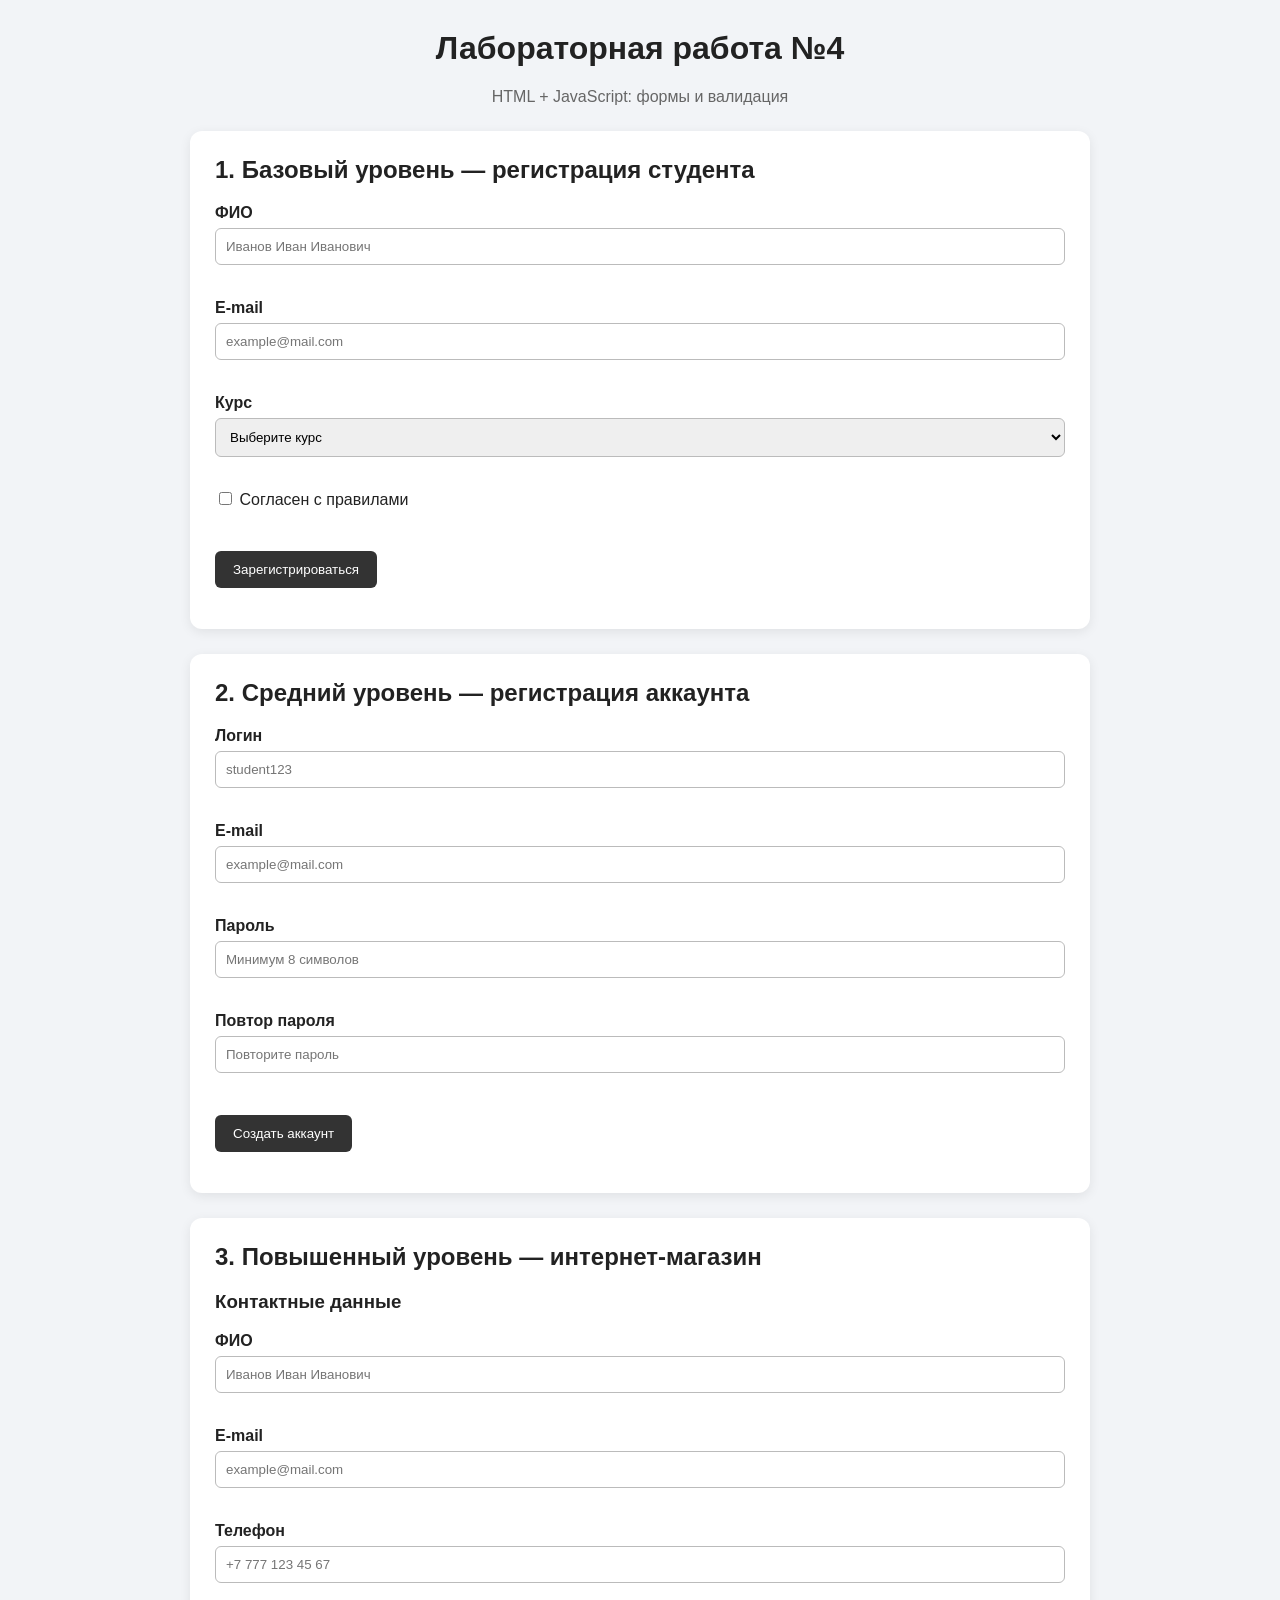
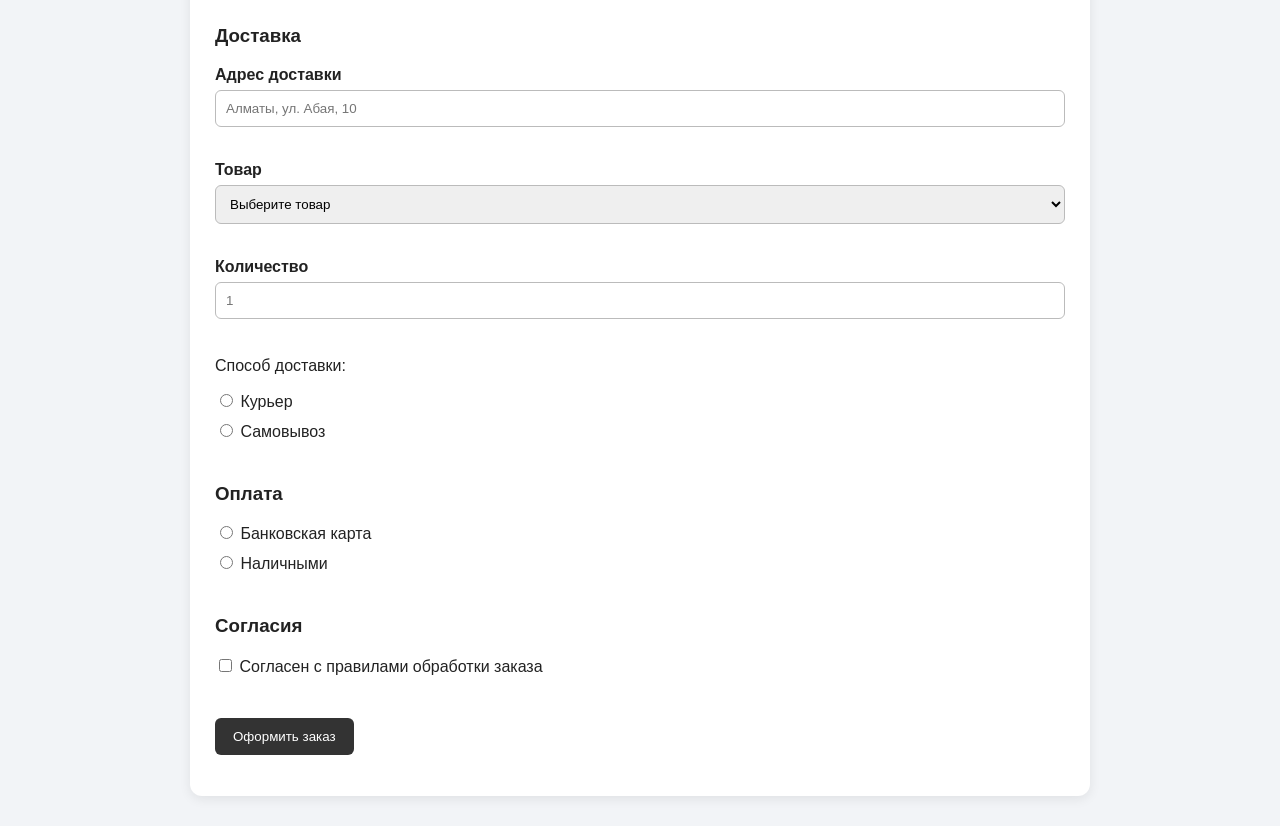
<file: Lab 4/index.html>
<!DOCTYPE html>
<html lang="ru">
<head>
    <meta charset="UTF-8">
    <meta name="viewport" content="width=device-width, initial-scale=1.0">
    <title>Лабораторная работа №4</title>
    <link rel="stylesheet" href="style.css">
</head>
<body>
<div class="container">
    <h1>Лабораторная работа №4</h1>
    <p class="subtitle">HTML + JavaScript: формы и валидация</p>

    <section>
        <h2>1. Базовый уровень — регистрация студента</h2>
        <form id="studentForm" novalidate>
            <label for="studentName">ФИО</label>
            <input id="studentName" type="text" placeholder="Иванов Иван Иванович">
            <small id="studentNameError" class="error"></small>

            <label for="studentEmail">E-mail</label>
            <input id="studentEmail" type="email" placeholder="example@mail.com">
            <small id="studentEmailError" class="error"></small>

            <label for="studentCourse">Курс</label>
            <select id="studentCourse">
                <option value="">Выберите курс</option>
                <option value="1">1 курс</option>
                <option value="2">2 курс</option>
                <option value="3">3 курс</option>
                <option value="4">4 курс</option>
            </select>
            <small id="studentCourseError" class="error"></small>

            <label class="checkbox">
                <input id="studentAgree" type="checkbox">
                Согласен с правилами
            </label>
            <small id="studentAgreeError" class="error"></small>

            <button type="submit">Зарегистрироваться</button>
        </form>
        <p id="studentMessage" class="success"></p>
    </section>

    <section>
        <h2>2. Средний уровень — регистрация аккаунта</h2>
        <form id="accountForm" novalidate>
            <label for="login">Логин</label>
            <input id="login" type="text" placeholder="student123">
            <small id="loginError" class="error"></small>

            <label for="accountEmail">E-mail</label>
            <input id="accountEmail" type="email" placeholder="example@mail.com">
            <small id="accountEmailError" class="error"></small>

            <label for="password">Пароль</label>
            <input id="password" type="password" placeholder="Минимум 8 символов">
            <small id="passwordError" class="error"></small>

            <label for="passwordRepeat">Повтор пароля</label>
            <input id="passwordRepeat" type="password" placeholder="Повторите пароль">
            <small id="passwordRepeatError" class="error"></small>

            <button type="submit">Создать аккаунт</button>
        </form>
        <p id="accountMessage" class="success"></p>
    </section>

    <section>
        <h2>3. Повышенный уровень — интернет-магазин</h2>
        <form id="shopForm" novalidate>
            <h3>Контактные данные</h3>

            <label for="shopName">ФИО</label>
            <input id="shopName" type="text" placeholder="Иванов Иван Иванович">
            <small id="shopNameError" class="error"></small>

            <label for="shopEmail">E-mail</label>
            <input id="shopEmail" type="email" placeholder="example@mail.com">
            <small id="shopEmailError" class="error"></small>

            <label for="shopPhone">Телефон</label>
            <input id="shopPhone" type="text" placeholder="+7 777 123 45 67">
            <small id="shopPhoneError" class="error"></small>

            <h3>Доставка</h3>

            <label for="address">Адрес доставки</label>
            <input id="address" type="text" placeholder="Алматы, ул. Абая, 10">
            <small id="addressError" class="error"></small>

            <label for="product">Товар</label>
            <select id="product">
                <option value="">Выберите товар</option>
                <option value="Ноутбук">Ноутбук</option>
                <option value="Клавиатура">Клавиатура</option>
                <option value="Мышь">Мышь</option>
                <option value="Наушники">Наушники</option>
            </select>
            <small id="productError" class="error"></small>

            <label for="quantity">Количество</label>
            <input id="quantity" type="number" min="1" placeholder="1">
            <small id="quantityError" class="error"></small>

            <p>Способ доставки:</p>
            <label class="radio">
                <input type="radio" name="delivery" value="Курьер">
                Курьер
            </label>
            <label class="radio">
                <input type="radio" name="delivery" value="Самовывоз">
                Самовывоз
            </label>
            <small id="deliveryError" class="error"></small>

            <h3>Оплата</h3>

            <label class="radio">
                <input type="radio" name="payment" value="Банковская карта">
                Банковская карта
            </label>
            <label class="radio">
                <input type="radio" name="payment" value="Наличными">
                Наличными
            </label>
            <small id="paymentError" class="error"></small>

            <h3>Согласия</h3>
            <label class="checkbox">
                <input id="shopAgree" type="checkbox">
                Согласен с правилами обработки заказа
            </label>
            <small id="shopAgreeError" class="error"></small>

            <button type="submit">Оформить заказ</button>
        </form>
        <p id="shopMessage" class="success"></p>
    </section>
</div>

<script src="script.js"></script>
</body>
</html>
</file>
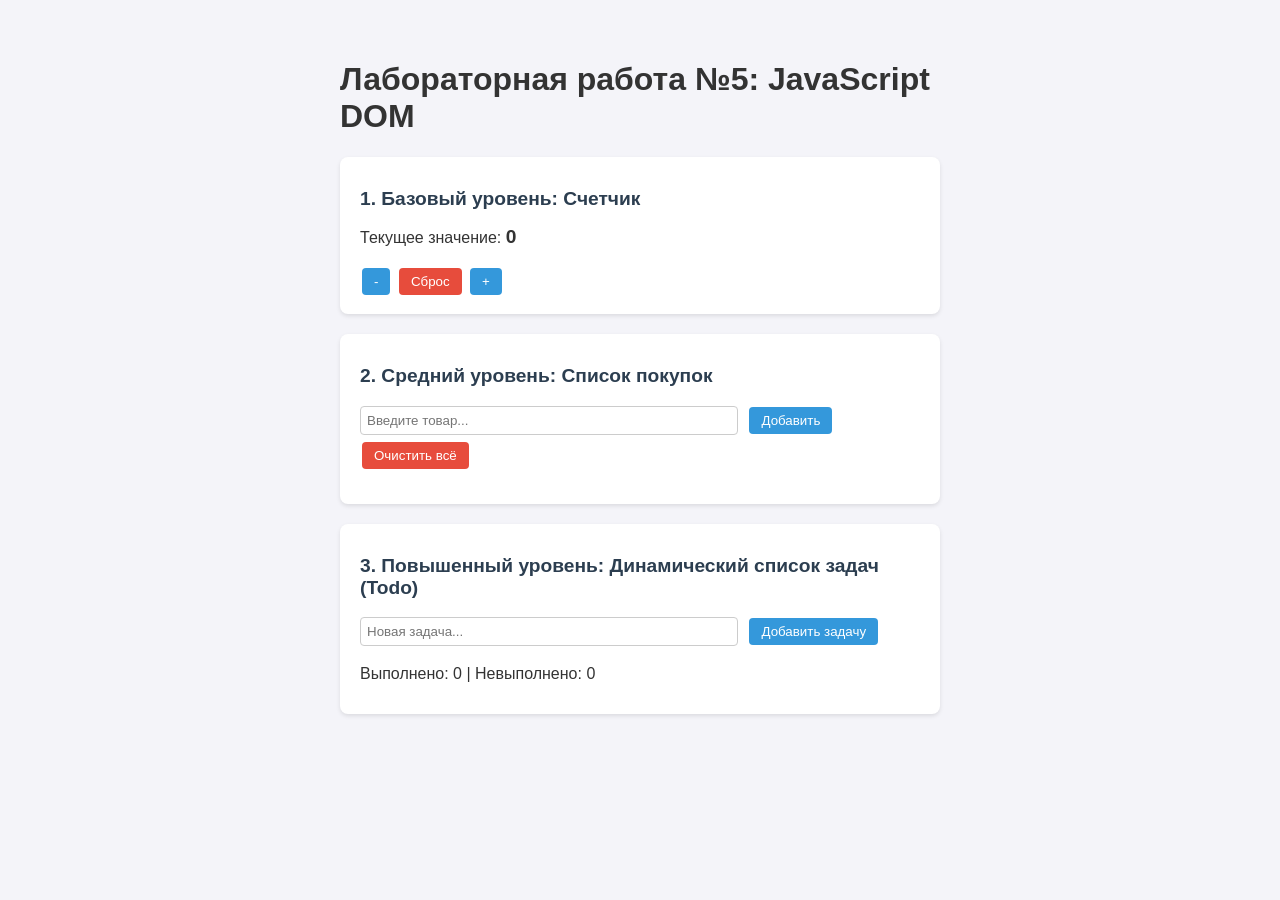
<file: Lab 5/index.html>
<!DOCTYPE html>
<html lang="ru">
<head>
    <meta charset="UTF-8">
    <meta name="viewport" content="width=device-width, initial-scale=1.0">
    <title>Лабораторная работа №5 - JavaScript DOM</title>
    <style>
        body {
            font-family: Arial, sans-serif;
            max-width: 600px;
            margin: 20px auto;
            padding: 20px;
            background-color: #f4f4f9;
            color: #333;
        }
        section {
            background: #fff;
            padding: 15px 20px;
            margin-bottom: 20px;
            border-radius: 8px;
            box-shadow: 0 2px 4px rgba(0,0,0,0.1);
        }
        h2 { font-size: 1.2em; color: #2c3e50; }
        button {
            padding: 6px 12px;
            margin: 4px 2px;
            cursor: pointer;
            border: none;
            background-color: #3498db;
            color: white;
            border-radius: 4px;
        }
        button:hover { background-color: #2980b9; }
        .danger-btn { background-color: #e74c3c; }
        .danger-btn:hover { background-color: #c0392b; }
        input[type="text"] {
            padding: 6px;
            width: 65%;
            margin-right: 5px;
            border: 1px solid #ccc;
            border-radius: 4px;
        }
        ul { padding-left: 20px; }
        .completed { text-decoration: line-through; color: #888; }
        .task-item { display: flex; justify-content: space-between; align-items: center; margin-bottom: 6px; }
    </style>
</head>
<body>

    <h1>Лабораторная работа №5: JavaScript DOM</h1>


    

    
    <section>
        <h2>1. Базовый уровень: Счетчик</h2>
        <p>Текущее значение: <span id="counter-value" style="font-weight: bold; font-size: 1.2em;">0</span></p>
        <button id="btn-decrease">-</button>
        <button id="btn-reset" class="danger-btn">Сброс</button>
        <button id="btn-increase">+</button>
    </section>

    


    <section>
        <h2>2. Средний уровень: Список покупок</h2>
        <div>
            <input type="text" id="purchase-input" placeholder="Введите товар...">
            <button id="btn-add-purchase">Добавить</button>
            <button id="btn-clear-purchase" class="danger-btn">Очистить всё</button>
        </div>
        <ul id="purchase-list"></ul>
    </section>

    
    


    <section>
        <h2>3. Повышенный уровень: Динамический список задач (Todo)</h2>
        <div>
            <input type="text" id="task-input" placeholder="Новая задача...">
            <button id="btn-add-task">Добавить задачу</button>
        </div>
        <p>
            Выполнено: <span id="completed-count">0</span> | 
            Невыполнено: <span id="uncompleted-count">0</span>
        </p>
        <ul id="task-list" style="list-style-type: none; padding: 0;"></ul>
    </section>

    <!-- Весь JavaScript код внутри одного файла -->
    <script>





        const counterValueSpan = document.querySelector("#counter-value");
        const btnDecrease = document.querySelector("#btn-decrease");
        const btnReset = document.querySelector("#btn-reset");
        const btnIncrease = document.querySelector("#btn-increase");

        let count = localStorage.getItem("counterCount") ? parseInt(localStorage.getItem("counterCount")) : 0;
        updateCounterDOM();

        function updateCounterDOM() {
            counterValueSpan.textContent = count;
            localStorage.setItem("counterCount", count);
        }

        btnIncrease.addEventListener("click", () => {
            count++;
            updateCounterDOM();
        });

        btnDecrease.addEventListener("click", () => {
            count--;
            updateCounterDOM();
        });

        btnReset.addEventListener("click", () => {
            count = 0;
            updateCounterDOM();
        });






        const purchaseInput = document.querySelector("#purchase-input");
        const btnAddPurchase = document.querySelector("#btn-add-purchase");
        const btnClearPurchase = document.querySelector("#btn-clear-purchase");
        const purchaseList = document.querySelector("#purchase-list");

        let purchases = JSON.parse(localStorage.getItem("purchasesList")) || [];
        renderPurchases();

        function renderPurchases() {
            purchaseList.innerHTML = "";
            purchases.forEach((item, index) => {
                const li = document.createElement("li");
                li.textContent = `${index + 1}. ${item}`;
                purchaseList.appendChild(li);
            });
            localStorage.setItem("purchasesList", JSON.stringify(purchases));
        }

        btnAddPurchase.addEventListener("click", () => {
            const text = purchaseInput.value.trim();
            if (text !== "") {
                purchases.push(text);
                purchaseInput.value = "";
                renderPurchases();
            } else {
                alert("Поле ввода не должно быть пустым!");
            }
        });

        btnClearPurchase.addEventListener("click", () => {
            purchases = [];
            renderPurchases();
        });



        



        const taskInput = document.querySelector("#task-input");
        const btnAddTask = document.querySelector("#btn-add-task");
        const taskList = document.querySelector("#task-list");
        const completedCountSpan = document.querySelector("#completed-count");
        const uncompletedCountSpan = document.querySelector("#uncompleted-count");

        let tasks = JSON.parse(localStorage.getItem("todoTasks")) || [];
        renderTasks();

        function renderTasks() {
            taskList.innerHTML = "";
            let completedCount = 0;
            let uncompletedCount = 0;

            tasks.forEach((task, index) => {
                if (task.completed) {
                    completedCount++;
                } else {
                    uncompletedCount++;
                }

                const li = document.createElement("li");
                li.className = "task-item";

                const span = document.createElement("span");
                span.textContent = task.text;
                if (task.completed) {
                    span.classList.add("completed");
                }

                const btnContainer = document.createElement("div");

                const btnToggle = document.createElement("button");
                btnToggle.textContent = task.completed ? "Отменить" : "Готово";
                btnToggle.style.backgroundColor = task.completed ? "#f39c12" : "#2ecc71";
                btnToggle.addEventListener("click", () => {
                    tasks[index].completed = !tasks[index].completed;
                    renderTasks();
                });

                const btnDelete = document.createElement("button");
                btnDelete.textContent = "Удалить";
                btnDelete.className = "danger-btn";
                btnDelete.addEventListener("click", () => {
                    tasks.splice(index, 1);
                    renderTasks();
                });

                btnContainer.appendChild(btnToggle);
                btnContainer.appendChild(btnDelete);

                li.appendChild(span);
                li.appendChild(btnContainer);
                taskList.appendChild(li);
            });

            completedCountSpan.textContent = completedCount;
            uncompletedCountSpan.textContent = uncompletedCount;

            localStorage.setItem("todoTasks", JSON.stringify(tasks));
        }

        btnAddTask.addEventListener("click", () => {
            const text = taskInput.value.trim();
            if (text !== "") {
                tasks.push({ text: text, completed: false });
                taskInput.value = "";
                renderTasks();
            } else {
                alert("Введите текст задачи!");
            }
        });
    </script>
</body>
</html>
</file>
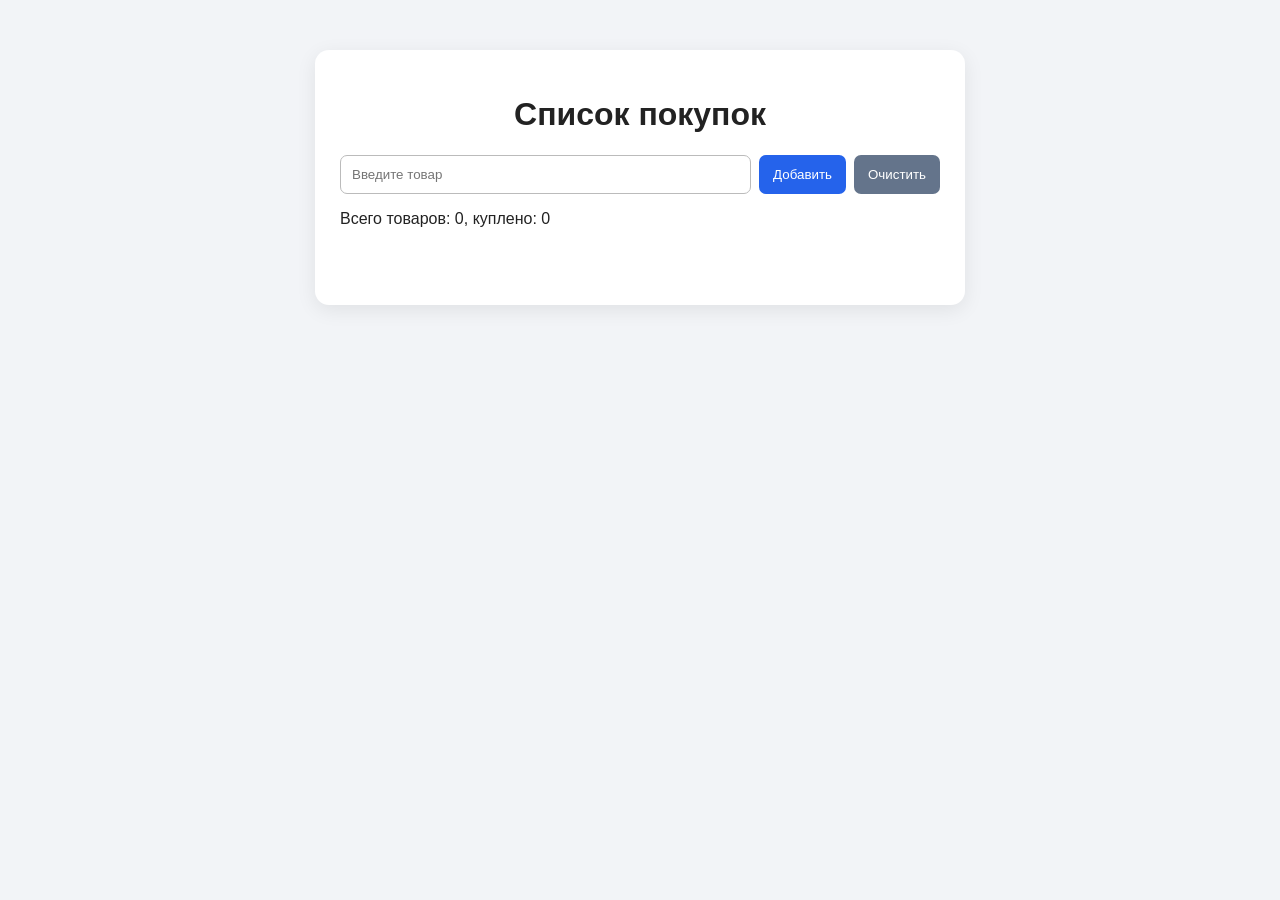
<file: Lab 6/Базовый 1/index.html>
<!DOCTYPE html>
<html lang="ru">
<head>
  <meta charset="UTF-8">
  <meta name="viewport" content="width=device-width, initial-scale=1.0">
  <title>Список покупок</title>
  <link rel="stylesheet" href="style.css">
</head>
<body>
  <main class="container">
    <h1>Список покупок</h1>

    <div class="controls">
      <input id="itemInput" type="text" placeholder="Введите товар">
      <button id="addBtn">Добавить</button>
      <button id="clearBtn" class="secondary">Очистить</button>
    </div>

    <p id="counter">Всего товаров: 0</p>
    <ul id="shoppingList"></ul>
    <p id="message" class="message"></p>
  </main>
  <script src="script.js"></script>
</body>
</html>
</file>
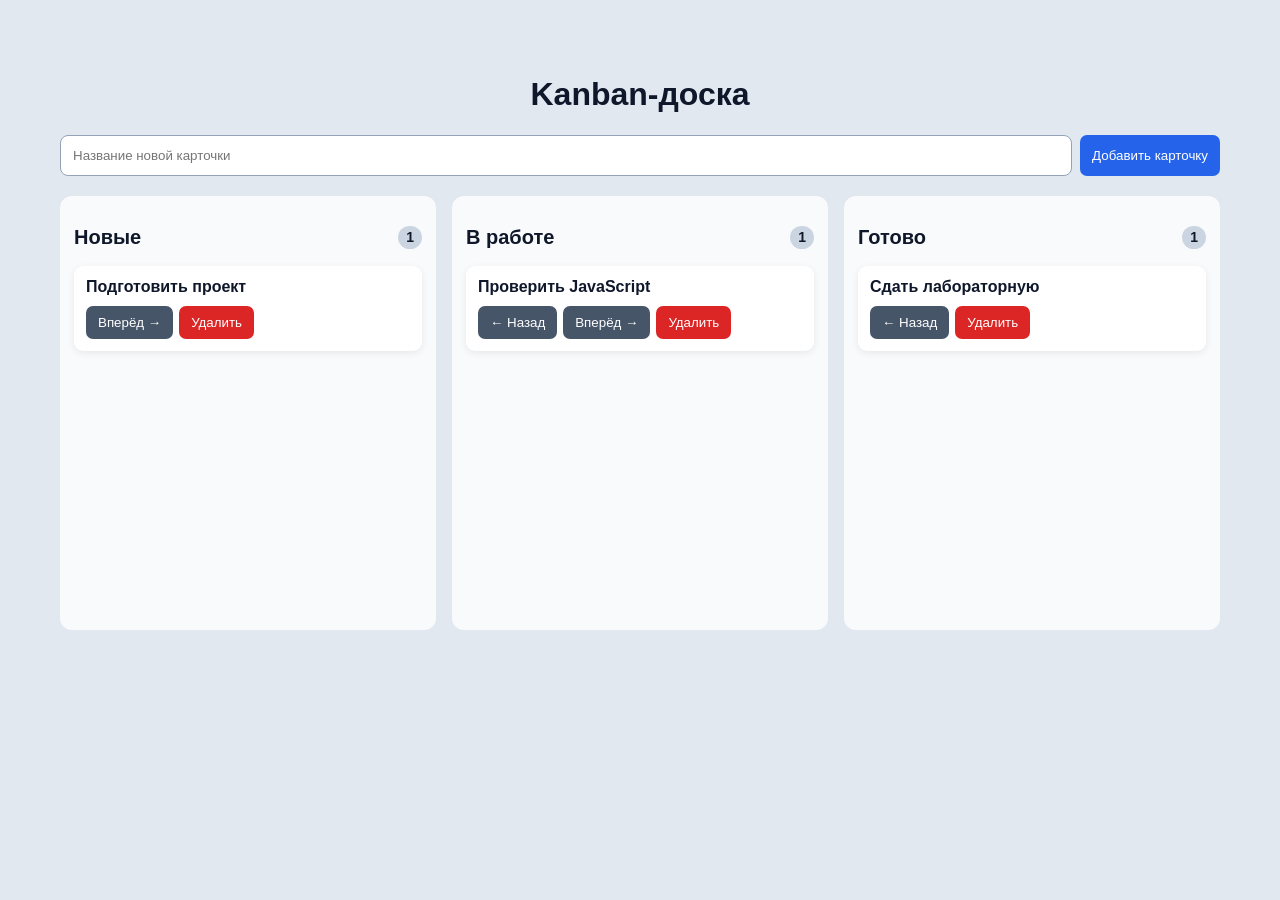
<file: Lab 6/Повышенный 16/index.html>
<!DOCTYPE html>
<html lang="ru">
<head>
  <meta charset="UTF-8">
  <meta name="viewport" content="width=device-width, initial-scale=1.0">
  <title>Kanban-доска</title>
  <link rel="stylesheet" href="style.css">
</head>
<body>
  <main class="container">
    <h1>Kanban-доска</h1>

    <div class="add-form">
      <input id="cardInput" type="text" placeholder="Название новой карточки">
      <button id="addCardBtn">Добавить карточку</button>
    </div>

    <section class="board">
      <div class="column" data-status="new">
        <h2>Новые <span class="count">0</span></h2>
        <div class="cards" id="newCards"></div>
      </div>

      <div class="column" data-status="work">
        <h2>В работе <span class="count">0</span></h2>
        <div class="cards" id="workCards"></div>
      </div>

      <div class="column" data-status="done">
        <h2>Готово <span class="count">0</span></h2>
        <div class="cards" id="doneCards"></div>
      </div>
    </section>

    <p id="message"></p>
  </main>
  <script src="script.js"></script>
</body>
</html>
</file>
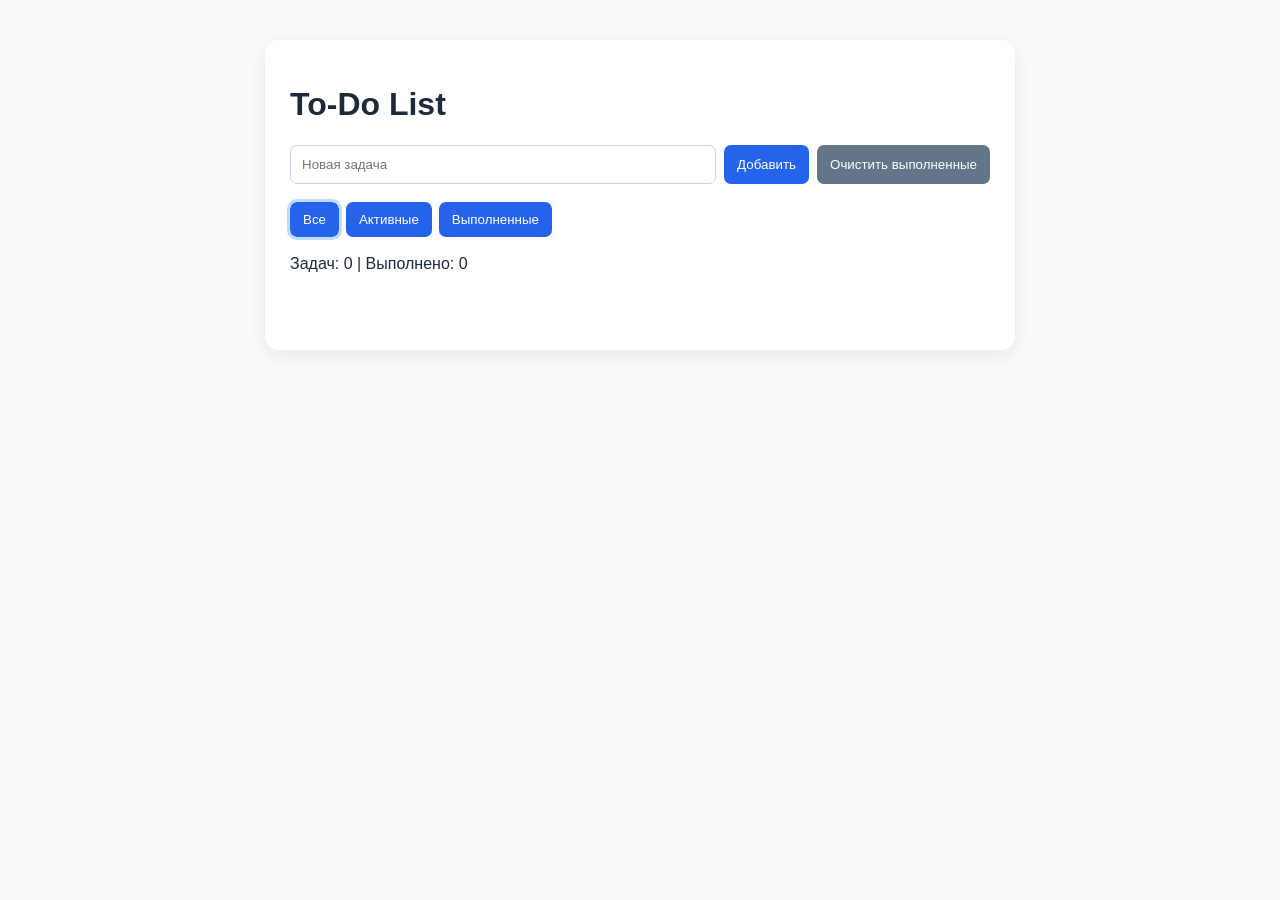
<file: Lab 6/Средний 7/index.html>
<!DOCTYPE html>
<html lang="ru">
<head>
  <meta charset="UTF-8">
  <meta name="viewport" content="width=device-width, initial-scale=1.0">
  <title>To-Do List</title>
  <link rel="stylesheet" href="style.css">
</head>
<body>
  <main class="container">
    <h1>To-Do List</h1>
    <div class="controls">
      <input id="taskInput" type="text" placeholder="Новая задача">
      <button id="addTaskBtn">Добавить</button>
      <button id="clearCompletedBtn" class="secondary">Очистить выполненные</button>
    </div>

    <div class="filters">
      <button data-filter="all">Все</button>
      <button data-filter="active">Активные</button>
      <button data-filter="completed">Выполненные</button>
    </div>

    <p id="stats">Задач: 0 | Выполнено: 0</p>
    <ul id="taskList"></ul>
    <p id="message"></p>
  </main>
  <script src="script.js"></script>
</body>
</html>
</file>
<file: Lab 4/style.css>
* {
    box-sizing: border-box;
}

body {
    margin: 0;
    font-family: Arial, sans-serif;
    background: #f2f4f7;
    color: #222;
}

.container {
    width: min(900px, 94%);
    margin: 30px auto;
}

h1 {
    text-align: center;
}

.subtitle {
    text-align: center;
    color: #666;
}

section {
    background: white;
    margin: 25px 0;
    padding: 25px;
    border-radius: 12px;
    box-shadow: 0 3px 12px rgba(0,0,0,0.08);
}

h2 {
    margin-top: 0;
}

h3 {
    margin-top: 20px;
}

label:not(.checkbox):not(.radio) {
    display: block;
    margin-top: 12px;
    font-weight: bold;
}

input[type="text"],
input[type="email"],
input[type="password"],
input[type="number"],
select {
    width: 100%;
    padding: 10px;
    margin-top: 6px;
    border: 1px solid #bbb;
    border-radius: 6px;
}

input.invalid,
select.invalid {
    border: 2px solid #d33;
}

input.valid,
select.valid {
    border: 2px solid #2a9d55;
}

.checkbox,
.radio {
    display: block;
    margin-top: 10px;
}

button {
    margin-top: 20px;
    padding: 11px 18px;
    border: 0;
    border-radius: 6px;
    cursor: pointer;
    background: #333;
    color: white;
}

.error {
    display: block;
    min-height: 18px;
    color: #c62828;
    margin-top: 4px;
}

.success {
    color: #1b7d3a;
    font-weight: bold;
}
</file>
<file: Lab 6/Базовый 1/style.css>
* { box-sizing: border-box; }
body {
  margin: 0;
  font-family: Arial, sans-serif;
  background: #f2f4f7;
  color: #222;
}
.container {
  max-width: 650px;
  margin: 50px auto;
  padding: 25px;
  background: white;
  border-radius: 14px;
  box-shadow: 0 5px 20px rgba(0,0,0,.08);
}
h1 { text-align: center; }
.controls { display: flex; gap: 8px; }
input {
  flex: 1;
  padding: 11px;
  border: 1px solid #bbb;
  border-radius: 7px;
}
button {
  padding: 10px 14px;
  border: 0;
  border-radius: 7px;
  cursor: pointer;
  background: #2563eb;
  color: white;
}
button.secondary { background: #64748b; }
ul { padding: 0; list-style: none; }
li {
  padding: 12px;
  margin: 8px 0;
  border-radius: 8px;
  background: #eef2ff;
  cursor: pointer;
  display: flex;
  justify-content: space-between;
  align-items: center;
}
li.completed {
  text-decoration: line-through;
  opacity: .55;
  background: #dcfce7;
}
.delete {
  background: #dc2626;
  padding: 5px 9px;
}
.message { min-height: 20px; color: #475569; }
</file>
<file: Lab 6/Повышенный 16/style.css>
* { box-sizing: border-box; }
body {
  margin: 0;
  font-family: Arial, sans-serif;
  background: #e2e8f0;
  color: #0f172a;
}
.container {
  max-width: 1200px;
  margin: 35px auto;
  padding: 20px;
}
h1 { text-align: center; }
.add-form {
  display: flex;
  gap: 8px;
  margin-bottom: 20px;
}
input {
  flex: 1;
  padding: 12px;
  border: 1px solid #94a3b8;
  border-radius: 8px;
}
button {
  border: 0;
  border-radius: 7px;
  padding: 9px 12px;
  cursor: pointer;
  background: #2563eb;
  color: white;
}
.board {
  display: grid;
  grid-template-columns: repeat(3, 1fr);
  gap: 16px;
}
.column {
  min-height: 430px;
  padding: 14px;
  background: #f8fafc;
  border-radius: 12px;
}
.column h2 {
  display: flex;
  justify-content: space-between;
  font-size: 20px;
}
.count {
  font-size: 14px;
  padding: 3px 8px;
  border-radius: 20px;
  background: #cbd5e1;
}
.cards { min-height: 350px; }
.card {
  margin: 9px 0;
  padding: 12px;
  background: white;
  border-radius: 9px;
  box-shadow: 0 2px 7px rgba(0,0,0,.08);
}
.card-title {
  font-weight: bold;
  margin-bottom: 10px;
}
.card-actions {
  display: flex;
  gap: 6px;
  flex-wrap: wrap;
}
.move { background: #475569; }
.delete { background: #dc2626; }
#message { min-height: 20px; color: #475569; }

@media (max-width: 800px) {
  .board { grid-template-columns: 1fr; }
}
</file>
<file: Lab 6/Средний 7/style.css>
* { box-sizing: border-box; }
body {
  margin: 0;
  font-family: Arial, sans-serif;
  background: #f8fafc;
  color: #1e293b;
}
.container {
  max-width: 750px;
  margin: 40px auto;
  padding: 25px;
  background: #fff;
  border-radius: 14px;
  box-shadow: 0 5px 20px rgba(0,0,0,.08);
}
.controls { display: flex; gap: 8px; flex-wrap: wrap; }
input {
  flex: 1 1 250px;
  padding: 11px;
  border: 1px solid #cbd5e1;
  border-radius: 7px;
}
button {
  padding: 10px 13px;
  border: 0;
  border-radius: 7px;
  background: #2563eb;
  color: white;
  cursor: pointer;
}
.secondary { background: #64748b; }
.filters { display: flex; gap: 7px; margin: 18px 0; }
.filters button.active { outline: 3px solid #bfdbfe; }
ul { list-style: none; padding: 0; }
li {
  display: flex;
  align-items: center;
  gap: 10px;
  margin: 8px 0;
  padding: 12px;
  background: #f1f5f9;
  border-radius: 8px;
}
.task-text { flex: 1; cursor: pointer; }
.completed .task-text {
  text-decoration: line-through;
  opacity: .55;
}
.delete { background: #dc2626; }
#message { min-height: 20px; }
</file>
